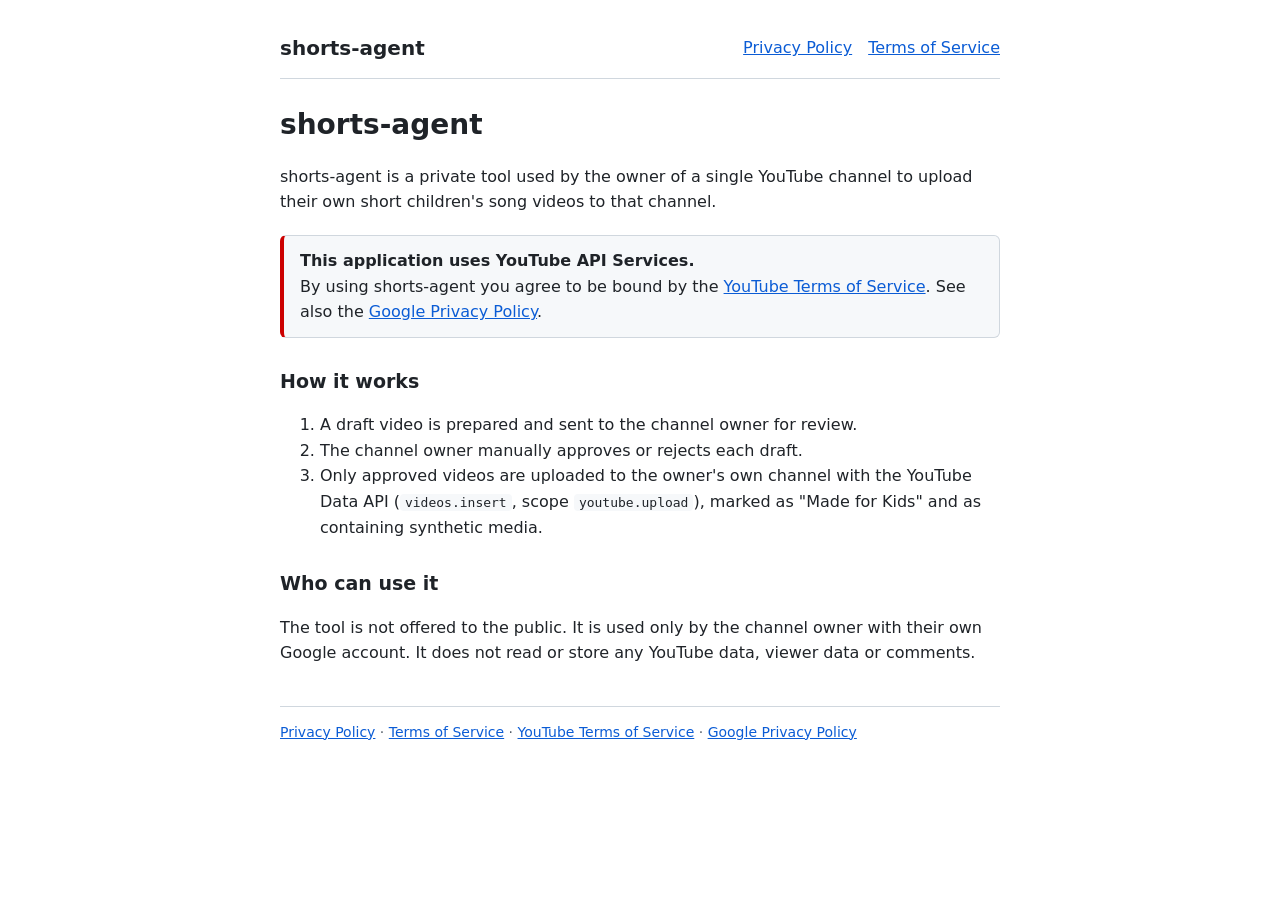
<file: docs/index.html>
<!doctype html>
<html lang="en">
<head>
<meta charset="utf-8">
<meta name="viewport" content="width=device-width, initial-scale=1">
<title>shorts-agent</title>
<link rel="stylesheet" href="style.css">
</head>
<body>
<header>
  <span class="name">shorts-agent</span>
  <nav><a href="privacy.html">Privacy Policy</a><a href="terms.html">Terms of Service</a></nav>
</header>

<h1>shorts-agent</h1>
<p>shorts-agent is a private tool used by the owner of a single YouTube channel to upload
their own short children's song videos to that channel.</p>

<div class="notice">
  <strong>This application uses YouTube API Services.</strong><br>
  By using shorts-agent you agree to be bound by the
  <a href="https://www.youtube.com/t/terms">YouTube Terms of Service</a>.
  See also the <a href="https://policies.google.com/privacy">Google Privacy Policy</a>.
</div>

<h2>How it works</h2>
<ol>
  <li>A draft video is prepared and sent to the channel owner for review.</li>
  <li>The channel owner manually approves or rejects each draft.</li>
  <li>Only approved videos are uploaded to the owner's own channel with the
      YouTube Data API (<code>videos.insert</code>, scope <code>youtube.upload</code>),
      marked as "Made for Kids" and as containing synthetic media.</li>
</ol>

<h2>Who can use it</h2>
<p>The tool is not offered to the public. It is used only by the channel owner with their
own Google account. It does not read or store any YouTube data, viewer data or comments.</p>

<footer>
  <a href="privacy.html">Privacy Policy</a> ·
  <a href="terms.html">Terms of Service</a> ·
  <a href="https://www.youtube.com/t/terms">YouTube Terms of Service</a> ·
  <a href="https://policies.google.com/privacy">Google Privacy Policy</a>
</footer>
</body>
</html>
</file>
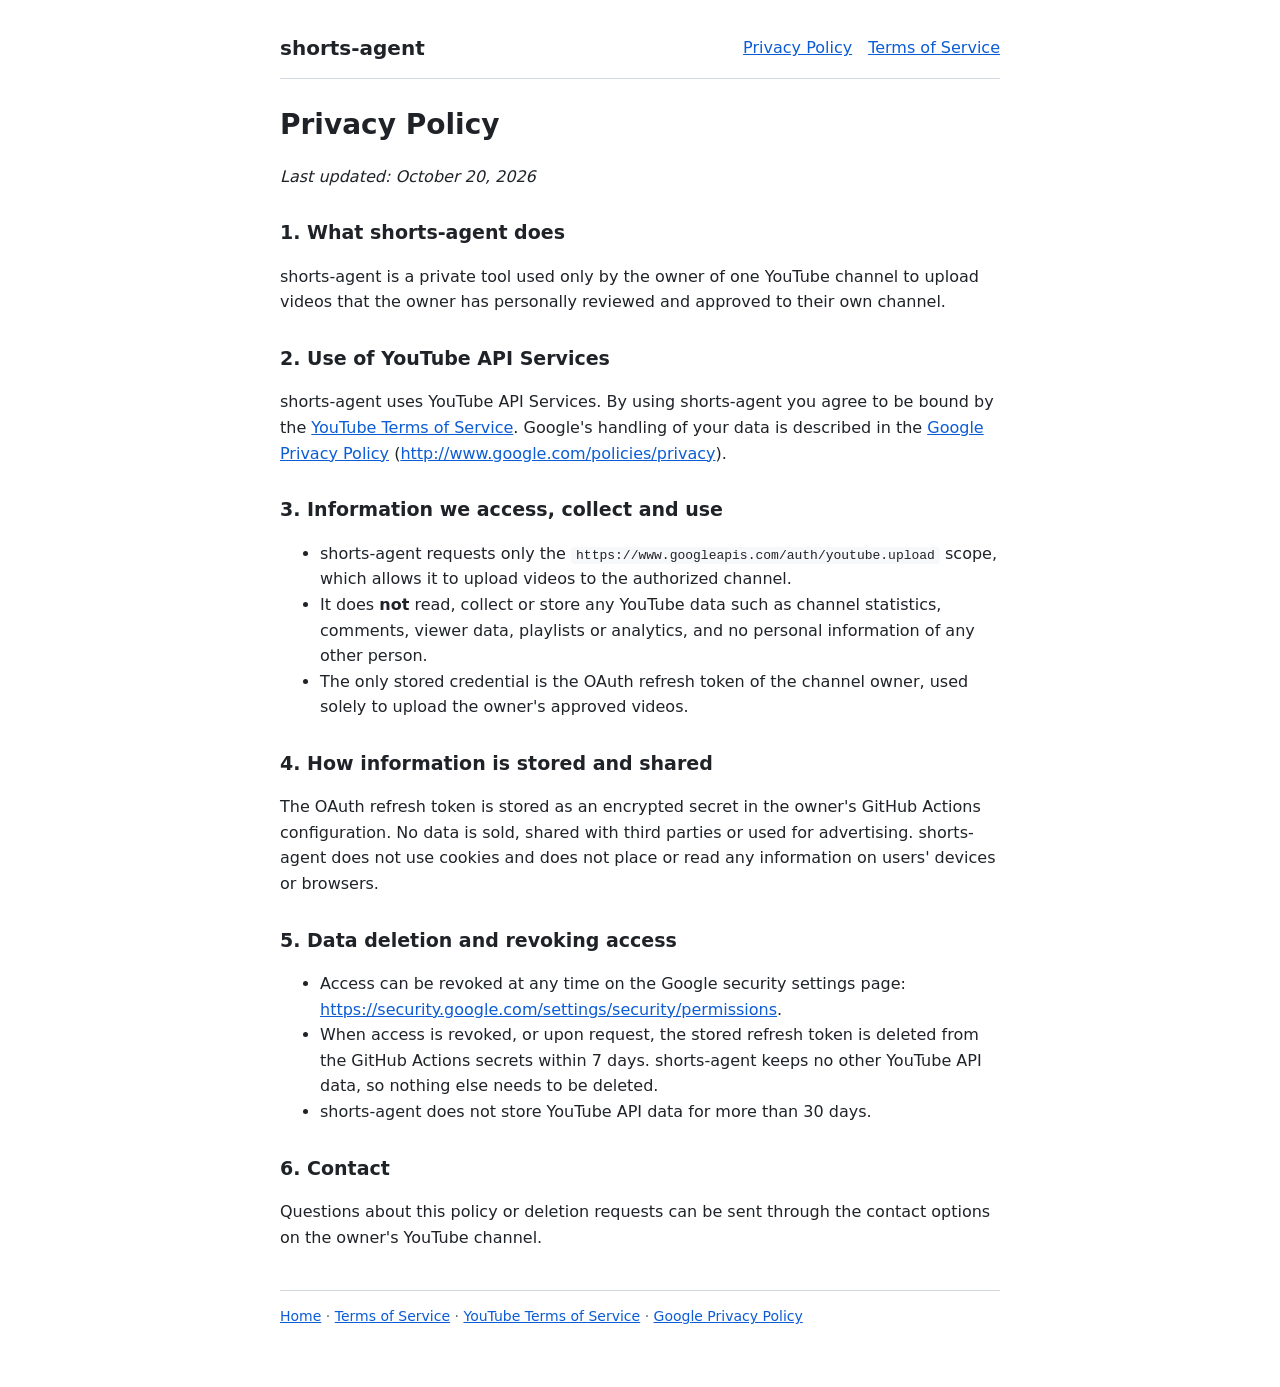
<file: docs/privacy.html>
<!doctype html>
<html lang="en">
<head>
<meta charset="utf-8">
<meta name="viewport" content="width=device-width, initial-scale=1">
<title>Privacy Policy — shorts-agent</title>
<link rel="stylesheet" href="style.css">
</head>
<body>
<header>
  <a class="name" href="index.html" style="color:inherit;text-decoration:none">shorts-agent</a>
  <nav><a href="privacy.html">Privacy Policy</a><a href="terms.html">Terms of Service</a></nav>
</header>

<h1>Privacy Policy</h1>
<p><em>Last updated: October 20, 2026</em></p>

<h2>1. What shorts-agent does</h2>
<p>shorts-agent is a private tool used only by the owner of one YouTube channel to upload
videos that the owner has personally reviewed and approved to their own channel.</p>

<h2>2. Use of YouTube API Services</h2>
<p>shorts-agent uses YouTube API Services. By using shorts-agent you agree to be bound by the
<a href="https://www.youtube.com/t/terms">YouTube Terms of Service</a>.
Google's handling of your data is described in the
<a href="https://policies.google.com/privacy">Google Privacy Policy</a>
(<a href="https://policies.google.com/privacy">http://www.google.com/policies/privacy</a>).</p>

<h2>3. Information we access, collect and use</h2>
<ul>
  <li>shorts-agent requests only the <code>https://www.googleapis.com/auth/youtube.upload</code>
      scope, which allows it to upload videos to the authorized channel.</li>
  <li>It does <strong>not</strong> read, collect or store any YouTube data such as channel
      statistics, comments, viewer data, playlists or analytics, and no personal information
      of any other person.</li>
  <li>The only stored credential is the OAuth refresh token of the channel owner, used solely
      to upload the owner's approved videos.</li>
</ul>

<h2>4. How information is stored and shared</h2>
<p>The OAuth refresh token is stored as an encrypted secret in the owner's GitHub Actions
configuration. No data is sold, shared with third parties or used for advertising.
shorts-agent does not use cookies and does not place or read any information on users' devices
or browsers.</p>

<h2>5. Data deletion and revoking access</h2>
<ul>
  <li>Access can be revoked at any time on the Google security settings page:
      <a href="https://security.google.com/settings/security/permissions">https://security.google.com/settings/security/permissions</a>.</li>
  <li>When access is revoked, or upon request, the stored refresh token is deleted from the
      GitHub Actions secrets within 7 days. shorts-agent keeps no other YouTube API data,
      so nothing else needs to be deleted.</li>
  <li>shorts-agent does not store YouTube API data for more than 30 days.</li>
</ul>

<h2>6. Contact</h2>
<p>Questions about this policy or deletion requests can be sent through the contact options
on the owner's YouTube channel.</p>

<footer>
  <a href="index.html">Home</a> ·
  <a href="terms.html">Terms of Service</a> ·
  <a href="https://www.youtube.com/t/terms">YouTube Terms of Service</a> ·
  <a href="https://policies.google.com/privacy">Google Privacy Policy</a>
</footer>
</body>
</html>
</file>
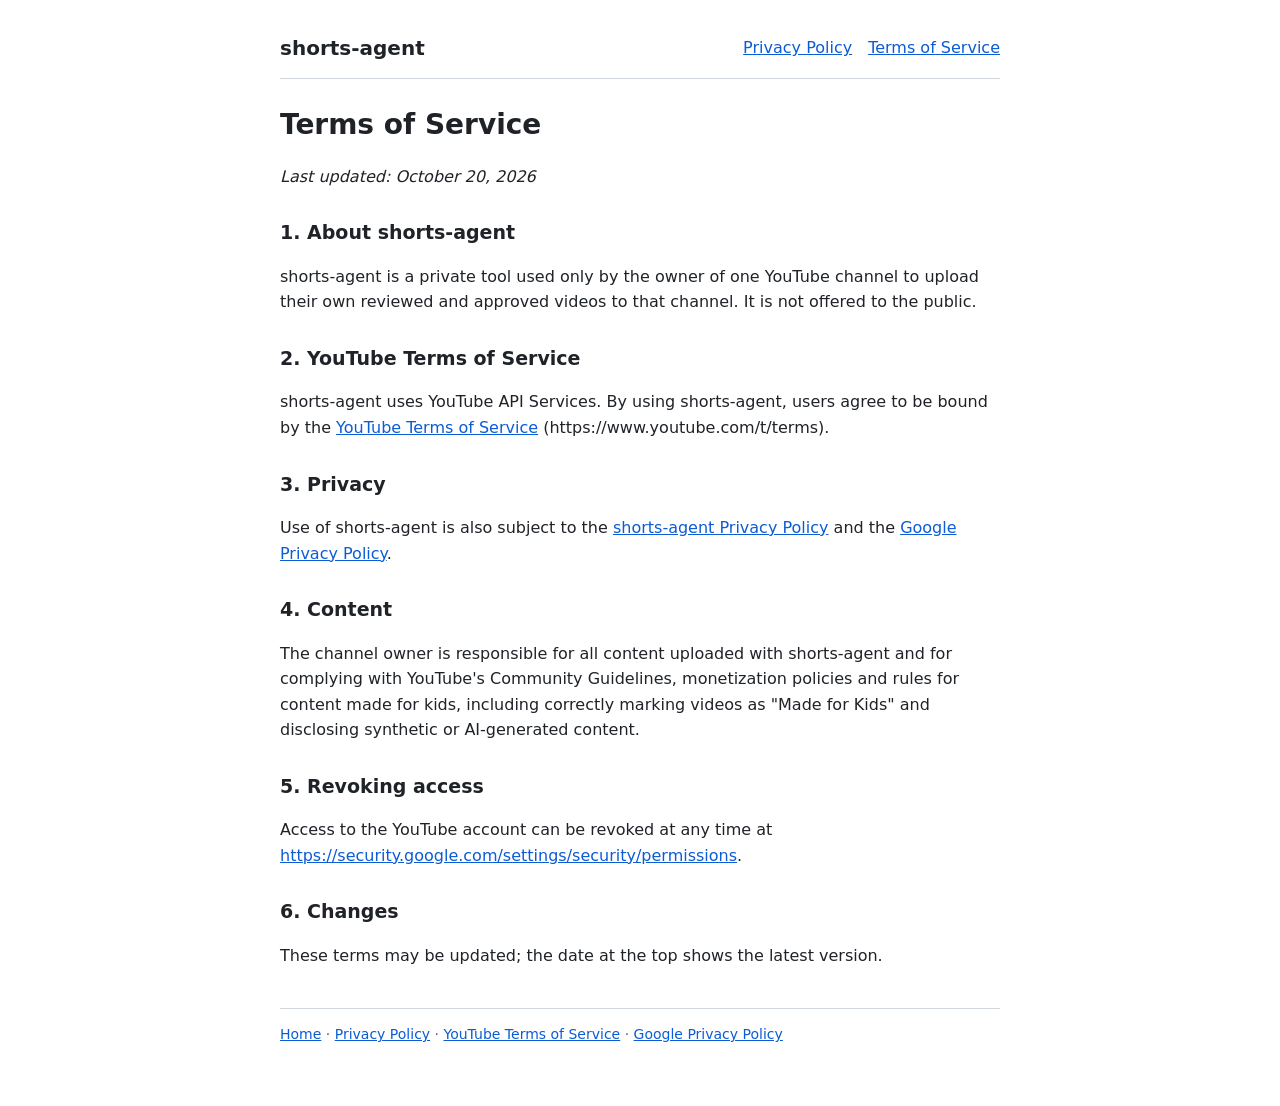
<file: docs/terms.html>
<!doctype html>
<html lang="en">
<head>
<meta charset="utf-8">
<meta name="viewport" content="width=device-width, initial-scale=1">
<title>Terms of Service — shorts-agent</title>
<link rel="stylesheet" href="style.css">
</head>
<body>
<header>
  <a class="name" href="index.html" style="color:inherit;text-decoration:none">shorts-agent</a>
  <nav><a href="privacy.html">Privacy Policy</a><a href="terms.html">Terms of Service</a></nav>
</header>

<h1>Terms of Service</h1>
<p><em>Last updated: October 20, 2026</em></p>

<h2>1. About shorts-agent</h2>
<p>shorts-agent is a private tool used only by the owner of one YouTube channel to upload
their own reviewed and approved videos to that channel. It is not offered to the public.</p>

<h2>2. YouTube Terms of Service</h2>
<p>shorts-agent uses YouTube API Services. By using shorts-agent, users agree to be bound by the
<a href="https://www.youtube.com/t/terms">YouTube Terms of Service</a>
(https://www.youtube.com/t/terms).</p>

<h2>3. Privacy</h2>
<p>Use of shorts-agent is also subject to the <a href="privacy.html">shorts-agent Privacy Policy</a>
and the <a href="https://policies.google.com/privacy">Google Privacy Policy</a>.</p>

<h2>4. Content</h2>
<p>The channel owner is responsible for all content uploaded with shorts-agent and for
complying with YouTube's Community Guidelines, monetization policies and rules for content
made for kids, including correctly marking videos as "Made for Kids" and disclosing
synthetic or AI-generated content.</p>

<h2>5. Revoking access</h2>
<p>Access to the YouTube account can be revoked at any time at
<a href="https://security.google.com/settings/security/permissions">https://security.google.com/settings/security/permissions</a>.</p>

<h2>6. Changes</h2>
<p>These terms may be updated; the date at the top shows the latest version.</p>

<footer>
  <a href="index.html">Home</a> ·
  <a href="privacy.html">Privacy Policy</a> ·
  <a href="https://www.youtube.com/t/terms">YouTube Terms of Service</a> ·
  <a href="https://policies.google.com/privacy">Google Privacy Policy</a>
</footer>
</body>
</html>
</file>
<file: docs/style.css>
body { font-family: system-ui, -apple-system, "Segoe UI", Roboto, sans-serif; max-width: 720px; margin: 0 auto; padding: 32px 20px 60px; line-height: 1.6; color: #1f2328; background: #ffffff; }
header { display: flex; justify-content: space-between; align-items: center; flex-wrap: wrap; gap: 8px; border-bottom: 1px solid #d0d7de; padding-bottom: 14px; margin-bottom: 24px; }
header .name { font-weight: 700; font-size: 20px; }
nav a { margin-left: 16px; }
a { color: #0b5cd5; }
h1 { font-size: 28px; margin: 0 0 8px; }
h2 { font-size: 19px; margin-top: 28px; }
.notice { border: 1px solid #d0d7de; border-left: 4px solid #cc0000; background: #f6f8fa; padding: 12px 16px; border-radius: 6px; margin: 20px 0; }
footer { border-top: 1px solid #d0d7de; margin-top: 40px; padding-top: 14px; font-size: 14px; color: #57606a; }
code { background: #f6f8fa; padding: 1px 5px; border-radius: 4px; }
</file>
